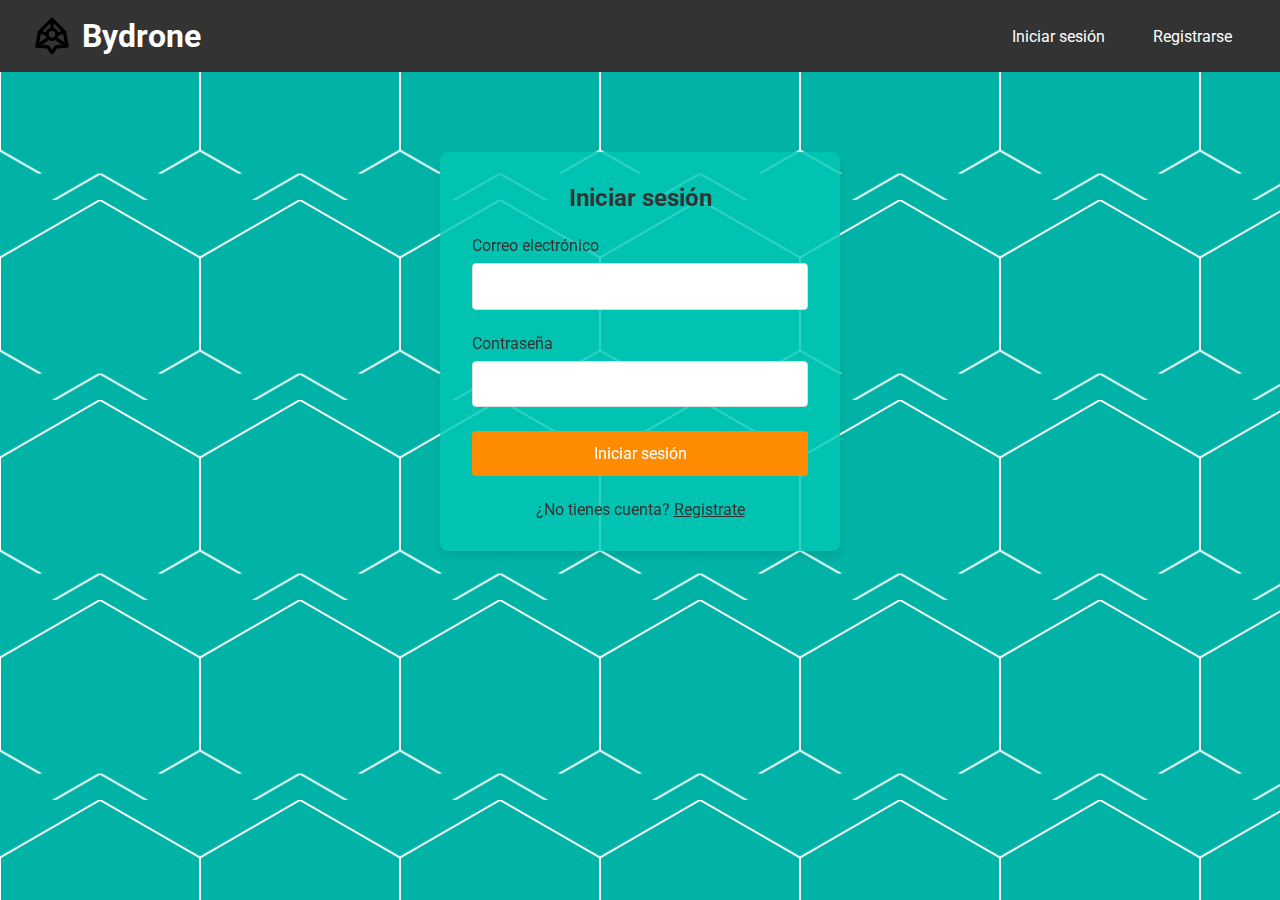
<file: index.html>
<!DOCTYPE html>
<html lang="es">
<head>
    <meta charset="UTF-8">
    <meta name="viewport" content="width=device-width, initial-scale=1.0">
    <title>Bydrone - Iniciar sesión</title>
    <link rel="stylesheet" href="styles.css">
    <link rel="stylesheet" href="https://fonts.googleapis.com/css2?family=Roboto:wght@400;500;700&display=swap">
</head>
<body>
    <header>
        <div class="logo-container">
            <img src="drone-icon.svg" alt="Drone Icon" class="drone-icon">
            <h1>Bydrone</h1>
        </div>
        <nav>
            <button class="nav-btn">Iniciar sesión</button>
            <button class="nav-btn">Registrarse</button>
        </nav>
    </header>

    <main>
        <div class="hexagon-background"></div>
        
        <div class="login-container">
            <h2>Iniciar sesión</h2>
            
            <form id="loginForm">
                <div class="form-group">
                    <label for="email">Correo electrónico</label>
                    <input type="email" id="email" name="email" required>
                </div>
                
                <div class="form-group">
                    <label for="password">Contraseña</label>
                    <input type="password" id="password" name="password" required>
                </div>
                
                <button type="submit" class="login-btn">Iniciar sesión</button>
            </form>
            
            <p class="register-link">¿No tienes cuenta? <a href="#">Registrate</a></p>
        </div>
    </main>

    <script src="script.js"></script>
</body>
</html>
</file>
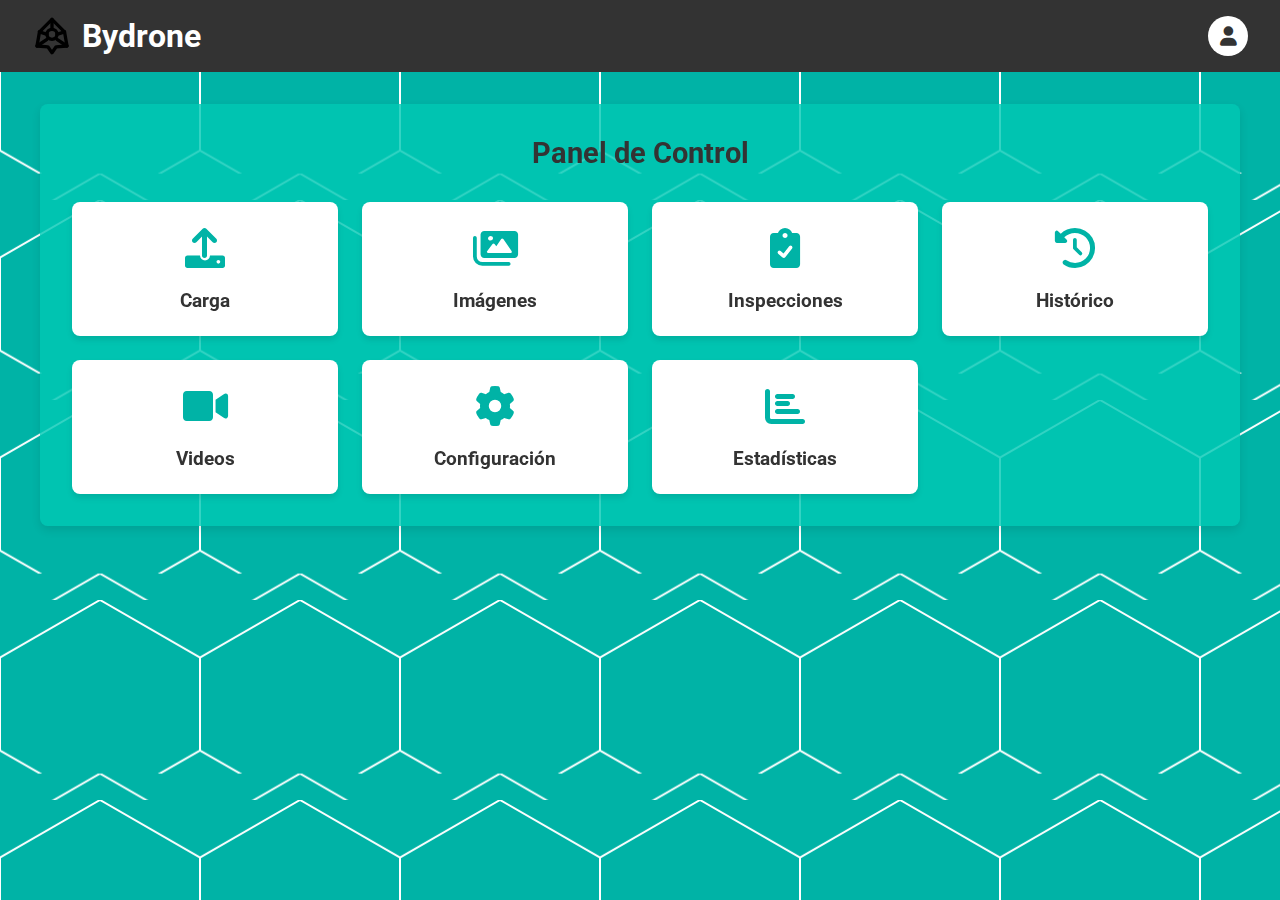
<file: dashboard.html>
<!DOCTYPE html>
<html lang="es">
<head>
    <meta charset="UTF-8">
    <meta name="viewport" content="width=device-width, initial-scale=1.0">
    <title>Bydrone - Dashboard</title>
    <link rel="stylesheet" href="styles.css">
    <link rel="stylesheet" href="dashboard.css">
    <link rel="stylesheet" href="https://fonts.googleapis.com/css2?family=Roboto:wght@400;500;700&display=swap">
    <link rel="stylesheet" href="https://cdnjs.cloudflare.com/ajax/libs/font-awesome/6.0.0-beta3/css/all.min.css">
</head>
<body>
    <header>
        <div class="logo-container">
            <img src="drone-icon.svg" alt="Drone Icon" class="drone-icon">
            <h1>Bydrone</h1>
        </div>
        <div class="user-profile">
            <div class="user-icon">
                <i class="fas fa-user"></i>
            </div>
        </div>
    </header>

    <main class="dashboard-main">
        <div class="hexagon-background"></div>
        
        <div class="dashboard-container">
            <h2>Panel de Control</h2>
            
            <div class="cards-grid">
                <div class="card">
                    <div class="card-icon">
                        <i class="fas fa-upload"></i>
                    </div>
                    <h3>Carga</h3>
                </div>
                
                <div class="card">
                    <div class="card-icon">
                        <i class="fas fa-images"></i>
                    </div>
                    <h3>Imágenes</h3>
                </div>
                
                <div class="card">
                    <div class="card-icon">
                        <i class="fas fa-clipboard-check"></i>
                    </div>
                    <h3>Inspecciones</h3>
                </div>
                
                <div class="card">
                    <div class="card-icon">
                        <i class="fas fa-history"></i>
                    </div>
                    <h3>Histórico</h3>
                </div>
                
                <div class="card">
                    <div class="card-icon">
                        <i class="fas fa-video"></i>
                    </div>
                    <h3>Videos</h3>
                </div>
                
                <div class="card">
                    <div class="card-icon">
                        <i class="fas fa-cog"></i>
                    </div>
                    <h3>Configuración</h3>
                </div>

                <div class="card" data-page="statistics.html">
                    <div class="card-icon">
                        <i class="fas fa-chart-bar"></i>
                    </div>
                    <h3>Estadísticas</h3>
                </div>
            </div>
        </div>
    </main>

    <script src="dashboard.js"></script>
</body>
</html>
</file>
<file: styles.css>
/* Estilos generales */
* {
    margin: 0;
    padding: 0;
    box-sizing: border-box;
    font-family: "Roboto", sans-serif;
  }
  
  body {
    min-height: 100vh;
    background-color: #00b3a6;
    position: relative;
    overflow-y: auto;
  }
  
  /* Header styles */
  header {
    display: flex;
    justify-content: space-between;
    align-items: center;
    padding: 1rem 2rem;
    background-color: #333;
    color: white;
    position: sticky;
    top: 0;
    z-index: 100;
  }
  
  .logo-container {
    display: flex;
    align-items: center;
    gap: 10px;
  }
  
  .drone-icon {
    width: 40px;
    height: 40px;
  }
  
  h1 {
    font-size: 2rem;
    font-weight: bold;
    color: white;
  }
  
  nav {
    display: flex;
    gap: 1rem;
  }
  
  .nav-btn {
    background: none;
    border: none;
    color: white;
    font-size: 1rem;
    cursor: pointer;
    padding: 0.5rem 1rem;
  }
  
  /* Hexagon background */
  .hexagon-background {
    position: fixed;
    top: 0;
    left: 0;
    width: 100%;
    height: 100%;
    background-image: url("hexagon-pattern.svg");
    background-size: 200px;
    z-index: -1;
  }
  
  /* Login container */
  .login-container {
    position: relative;
    max-width: 400px;
    margin: 5rem auto;
    padding: 2rem;
    background-color: rgba(0, 200, 180, 0.8);
    border-radius: 8px;
    box-shadow: 0 4px 10px rgba(0, 0, 0, 0.1);
  }
  
  h2 {
    text-align: center;
    margin-bottom: 1.5rem;
    color: #333;
  }
  
  .form-group {
    margin-bottom: 1.5rem;
  }
  
  label {
    display: block;
    margin-bottom: 0.5rem;
    color: #333;
  }
  
  input {
    width: 100%;
    padding: 0.8rem;
    border: 1px solid #ddd;
    border-radius: 4px;
    font-size: 1rem;
  }
  
  .login-btn {
    width: 100%;
    padding: 0.8rem;
    background-color: #ff8c00;
    color: white;
    border: none;
    border-radius: 4px;
    font-size: 1rem;
    cursor: pointer;
    transition: background-color 0.3s;
  }
  
  .login-btn:hover {
    background-color: #e67e00;
  }
  
  .register-link {
    text-align: center;
    margin-top: 1.5rem;
    color: #333;
  }
  
  .register-link a {
    color: #333;
    text-decoration: underline;
    cursor: pointer;
  }
  
  .register-link a:hover {
    color: #222;
  }
  
  /* User profile icon */
  .user-profile {
    display: flex;
    align-items: center;
  }
  
  .user-icon {
    width: 40px;
    height: 40px;
    background-color: #fff;
    border-radius: 50%;
    display: flex;
    align-items: center;
    justify-content: center;
    cursor: pointer;
  }
  
  .user-icon i {
    color: #333;
    font-size: 1.2rem;
  }
</file>
<file: dashboard.css>
/* Dashboard specific styles */
.dashboard-main {
    padding: 2rem;
  }
  
  .dashboard-container {
    max-width: 1200px;
    margin: 0 auto;
    padding: 2rem;
    background-color: rgba(0, 200, 180, 0.8);
    border-radius: 8px;
    box-shadow: 0 4px 10px rgba(0, 0, 0, 0.1);
  }
  
  .dashboard-container h2 {
    text-align: center;
    margin-bottom: 2rem;
    color: #333;
    font-size: 1.8rem;
  }
  
  /* Cards grid */
  .cards-grid {
    display: grid;
    grid-template-columns: repeat(auto-fill, minmax(250px, 1fr));
    gap: 1.5rem;
  }
  
  .card {
    background-color: white;
    border-radius: 8px;
    padding: 1.5rem;
    text-align: center;
    box-shadow: 0 4px 6px rgba(0, 0, 0, 0.1);
    transition: transform 0.3s, box-shadow 0.3s;
    cursor: pointer;
  }
  
  .card:hover {
    transform: translateY(-5px);
    box-shadow: 0 6px 12px rgba(0, 0, 0, 0.15);
  }
  
  .card-icon {
    font-size: 2.5rem;
    color: #00b3a6;
    margin-bottom: 1rem;
  }
  
  .card h3 {
    color: #333;
    font-size: 1.2rem;
    margin: 0;
  }
  
  /* Responsive adjustments */
  @media (max-width: 768px) {
    .cards-grid {
      grid-template-columns: repeat(auto-fill, minmax(200px, 1fr));
    }
  
    .dashboard-container {
      padding: 1.5rem;
    }
  }
  
  @media (max-width: 480px) {
    .cards-grid {
      grid-template-columns: 1fr;
    }
  
    .dashboard-main {
      padding: 1rem;
    }
  }
</file>
